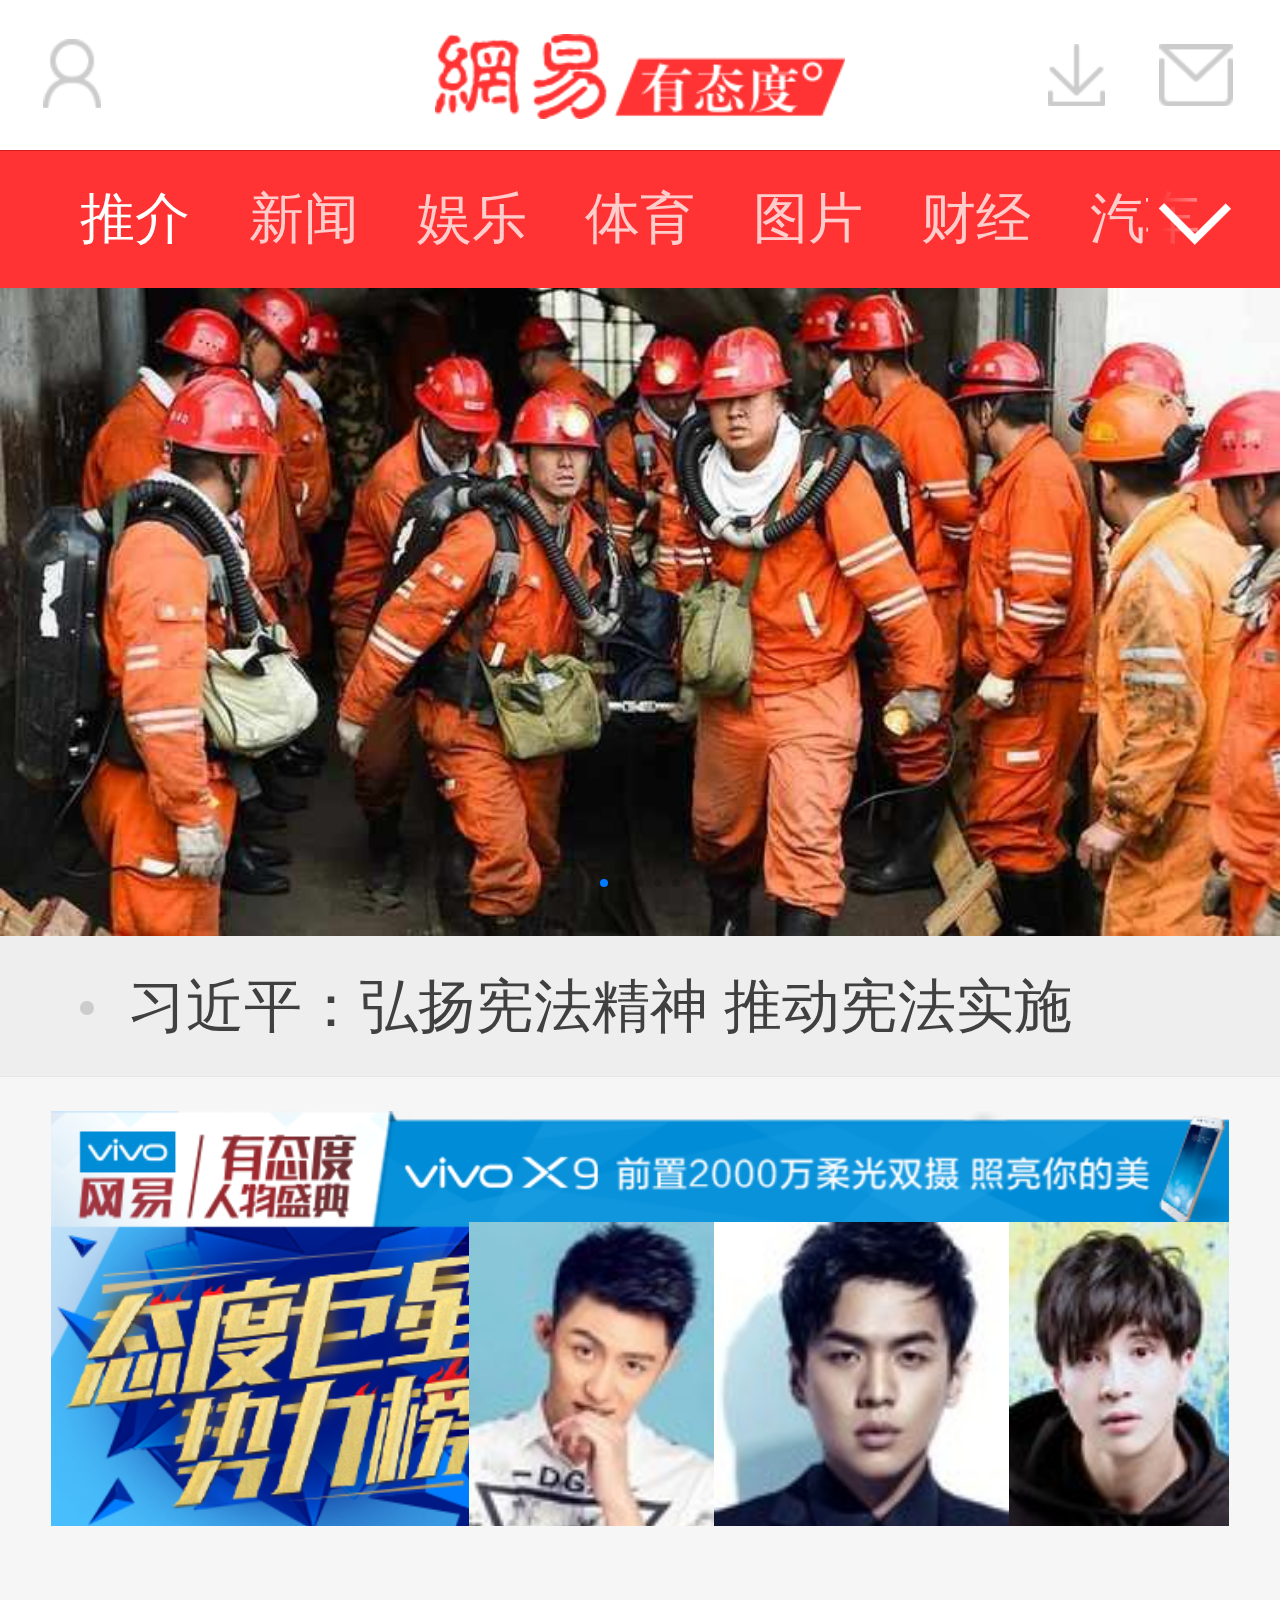
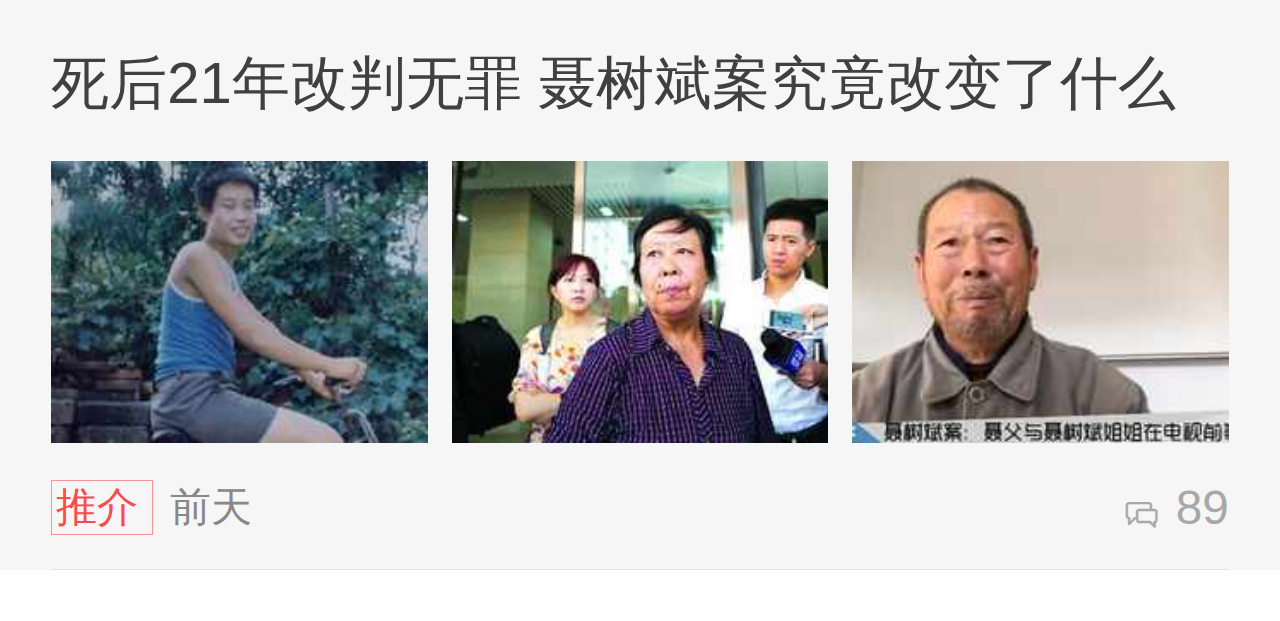
<file: index.html>
<!DOCTYPE html>
<html>
	<head>
		<meta charset="UTF-8">
	    <meta name="viewport" content="width=device-width,initial-scale=1,minimum-scale=1,maximum-scale=1,user-scalable=no" />
		<title>首页</title>
		<link rel="stylesheet" href="css/iconfont.css" />
		<link rel="stylesheet" href="css/bace.css" />
		<link rel="stylesheet" href="css/swiper.min.css" />
		<link rel="stylesheet" href="css/index.css" />
		<script src="js/zepto.js"></script>
		<script src="js/swiper.jquery.min.js"></script>
		<script src="js/bace.js"></script>
		<script src="js/index.js"></script>
	</head>
	<body>
		<!--头部-->
		<header id="indexheader">
			<div class="header-top">
				<div class="user"></div>
				<div class="logo"></div>
				<a href="javascript:;">
					<div class="downLoad"></div>
				</a>
				<a href="javascript:;">
					<div class="email"></div>
				</a>
			</div>
		</header>
		<!--内容-->
		<div class="mian-content">
			<div class="nav-warp">
				<nav class="nav">
					<a href="javascript:;">推介</a>
					<a href="javascript:;">新闻</a>
					<a href="javascript:;">娱乐</a>
					<a href="javascript:;">体育</a>
					<a href="javascript:;">图片</a>
					<a href="javascript:;">财经</a>
					<a href="javascript:;">汽车</a>
				</nav>
				<div class="nav-next iconfont icon-next"></div>
			</div>
			<div class="content-inner">
				<div class="swiper-container">
					<div class="swiper-wrapper">
						<div class="swiper-slide">
							<a href="javascript:;">
								<img src="img/1.jpg" alt="" />
							</a>
						</div>
						<div class="swiper-slide">
							<a href="javascript:;">
								<img src="img/2.jpg" alt="" />
							</a>
						</div>
						<div class="swiper-slide">
							<a href="javascript:;">
								<img src="img/3.jpg" alt="" />
							</a>
						</div>
						<div class="swiper-slide">
							<a href="javascript:;">
								<img src="img/4.jpg" alt="" />
							</a>
						</div>
						<div class="swiper-slide">
							<a href="javascript:;">
								<img src="img/5.jpg" alt="" />
							</a>
						</div>
					</div>
			        <div class="swiper-pagination"></div>
				</div>
				<div class="content-area">
					<section class="text-warp">
						<a href="javascript:;">
							<p class="item-text">习近平：弘扬宪法精神 推动宪法实施</p>
						</a>
					</section>
					<section class="gunggao">
						<div class="guangbg"></div>
						<ul class="ranklist">
							<li>
								<img src="img/gao1.jpg" alt="" />
							</li>
							<li>
								<img src="img/gao2.jpg" alt="" />
							</li>
							<li>
								<img src="img/gao3.jpg" alt="" />
							</li>
						</ul>
					</section>
					<section class="list-item">
						<a href="javascript:;">
							<div class="item-title">
								死后21年改判无罪 聂树斌案究竟改变了什么
							</div>
							<div class="item-pic">
								<div class="item-pic-warp">
									<img src="img/it1.jpg" alt="" />
									<img src="img/it2.jpg" alt="" />
									<img src="img/it3.jpg" alt="" />
								</div>
							</div>
							<div class="item-info">
								<div class="item-info-l">
									<span class="item-info-marke">
										推介
									</span>
									<span class="item-info-time">
										前天
									</span>
								</div>
								<div class="item-info-r">
									<span class="iconfont icon-usermsg"></span>89</div>
							</div>
						</a>
					</section>

				</div>
			</div>
		</div>
		<footer class="footer">
			<ul class="footer-warp">
				<li class="footer-active">
					<div class="iconfont icon-xinwen">
					<p>新闻</p>
				</li>
				<li>
					<div class="iconfont icon-zhibodiba2">
					<p>直播</p>
				</li>
				<li>
					<div class="iconfont icon-icon00105">
					<p>话题</p>
				</li>
				<li>
					<div class="iconfont icon-wode"">
					<p>我</p>
				</li>
			</ul>
		</footer>
	</body>
</html>
</file>
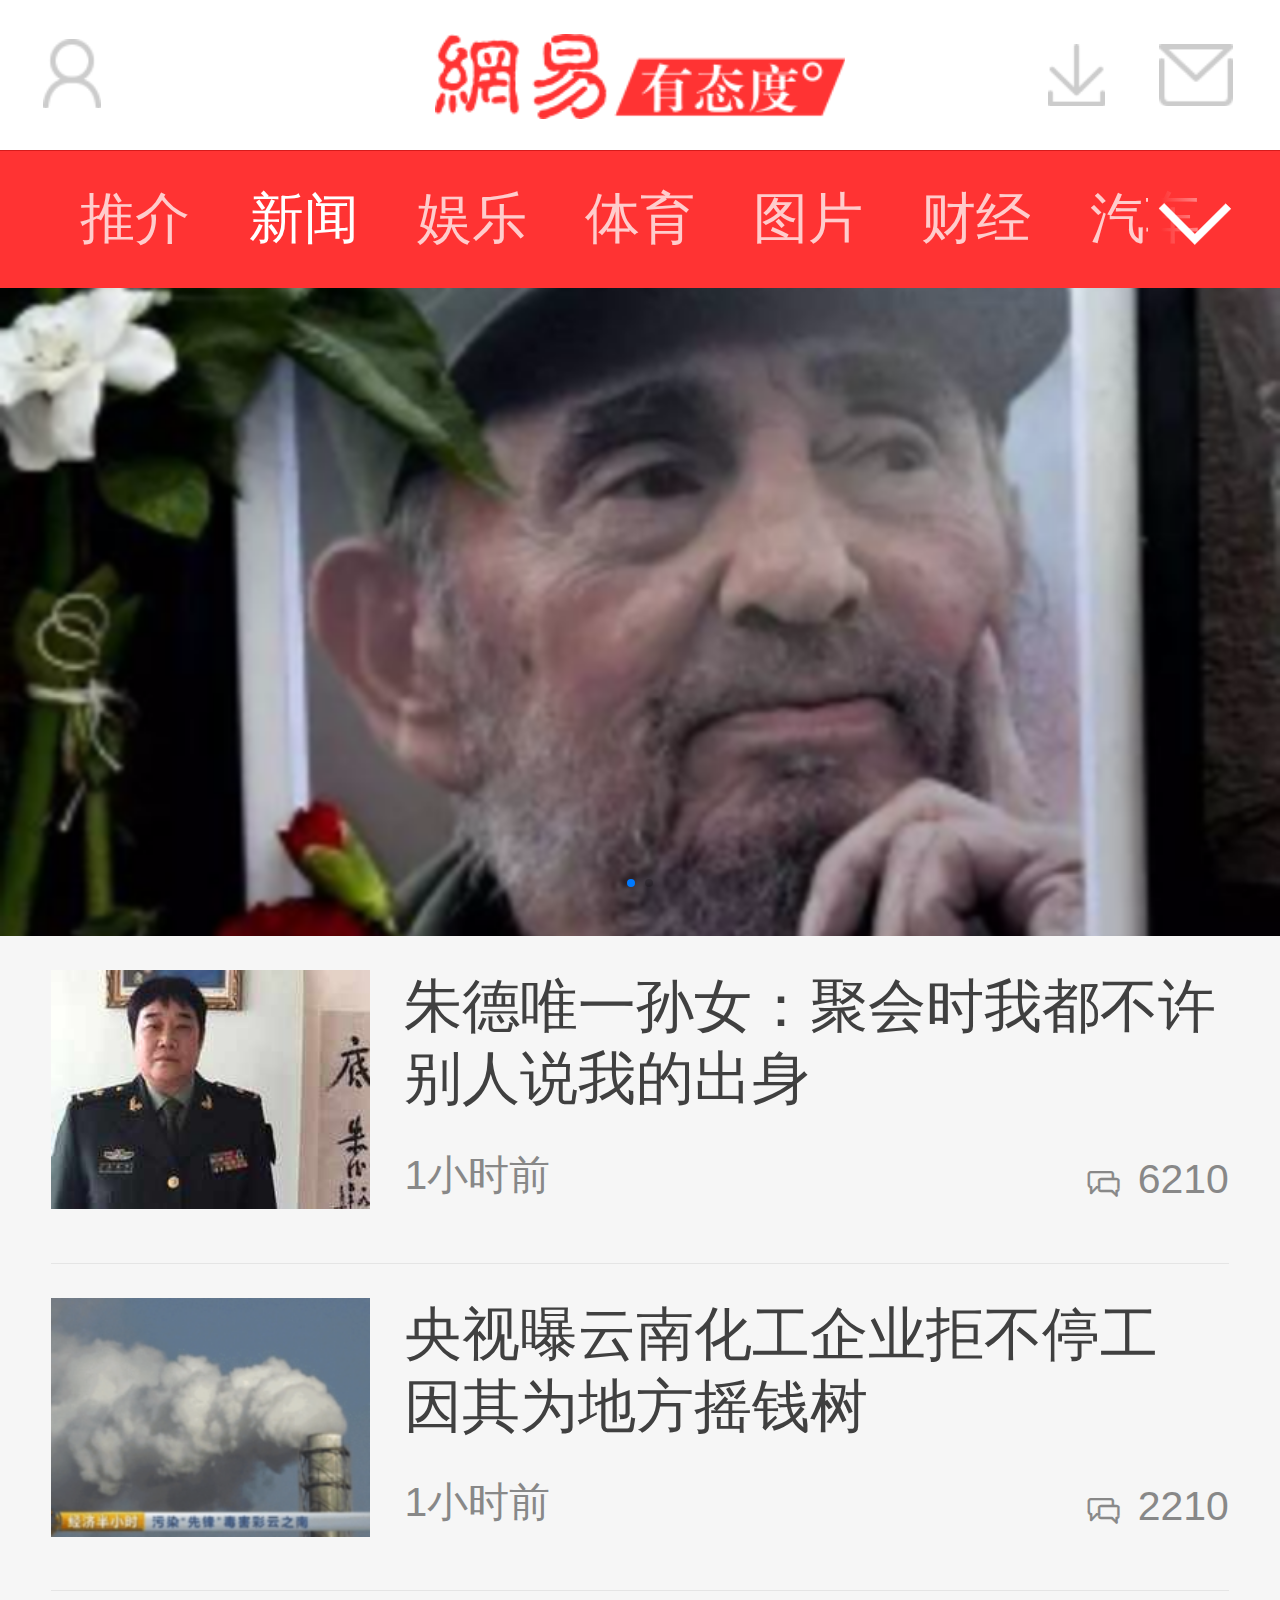
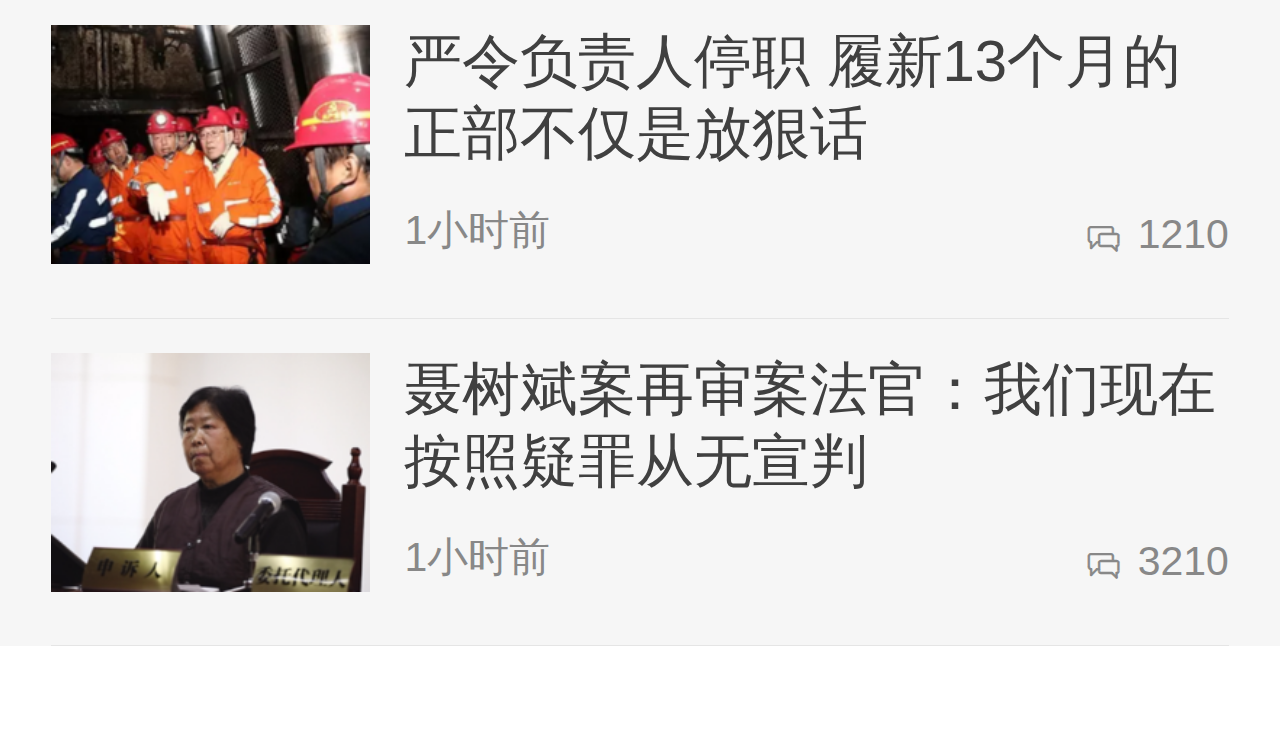
<file: list.html>
<!DOCTYPE html>
<html>
	<head>
		<meta charset="UTF-8">
		<meta name="viewport" content="width=device-width,initial-scale=1,minimum-scale=1,maximum-scale=1,user-scalable=no" />
		<title>新闻列表页</title>
		<link rel="stylesheet" href="css/bace.css" />
		<link rel="stylesheet" href="css/iconfont.css" />
		<link rel="stylesheet" href="css/swiper.min.css" />
		<link rel="stylesheet" href="css/list.css" />
		<script src="js/bace.js"></script>
		<script src="js/zepto.js"></script>
		<script src="js/swiper.jquery.min.js"></script>
		<script src="js/list.js"></script>
	</head>
	<body>
		<!--头部-->
		<header id="indexheader">
			<div class="header-top">
				<div class="user"></div>
				<div class="logo"></div>
				<a href="javascript:;">
					<div class="downLoad"></div>
				</a>
				<a href="javascript:;">
					<div class="email"></div>
				</a>
			</div>
		</header>
		<div class="mian-content">
			<div class="nav-warp">
				<nav class="nav">
					<a href="javascript:;">推介</a>
					<a href="javascript:;">新闻</a>
					<a href="javascript:;">娱乐</a>
					<a href="javascript:;">体育</a>
					<a href="javascript:;">图片</a>
					<a href="javascript:;">财经</a>
					<a href="javascript:;">汽车</a>
				</nav>
				<div class="nav-next iconfont icon-next"></div>
			</div>
			<div class="content-inner">
				<div class="swiper-container">
					<div class="swiper-wrapper">
						<div class="swiper-slide">
							<a href="javascript:;">
								<img src="img/list1.jpg" alt="" />
							</a>
						</div>
						<div class="swiper-slide">
							<a href="javascript:;">
								<img src="img/list2.jpg" alt="" />
							</a>
						</div>
					</div>
			        <div class="swiper-pagination"></div>
				</div>
				<div class="list-content">
					<section class="list-item">
						<a href="javascript:;">
							<div class="list-img">
								<img src="img/list3.jpg" alt="" />
							</div>
							<div class="list-info">
								<div class="list-text">
									<span>朱德唯一孙女：聚会时我都不许别人说我的出身</span>
								</div>
								<div class="list-desc">
									<div class="list-desc-l">
										<span class="list-desc-time">1小时前</span>
									</div>
									<div class="list-desc-r">
										<span class="iconfont icon-usermsg"></span>6210
									</div>
								</div>
							</div>
						</a>
					</section>
					<section class="list-item">
						<a href="javascript:;">
							<div class="list-img">
								<img src="img/list4.jpg" alt="" />
							</div>
							<div class="list-info">
								<div class="list-text">
									<span>央视曝云南化工企业拒不停工 因其为地方摇钱树</span>
								</div>
								<div class="list-desc">
									<div class="list-desc-l">
										<span class="list-desc-time">1小时前</span>
									</div>
									<div class="list-desc-r">
										<span class="iconfont icon-usermsg"></span>2210
									</div>
								</div>
							</div>
						</a>
					</section>
					<section class="list-item">
						<a href="javascript:;">
							<div class="list-img">
								<img src="img/list5.jpg" alt="" />
							</div>
							<div class="list-info">
								<div class="list-text">
									<span>严令负责人停职 履新13个月的正部不仅是放狠话</span>
								</div>
								<div class="list-desc">
									<div class="list-desc-l">
										<span class="list-desc-time">1小时前</span>
									</div>
									<div class="list-desc-r">
										<span class="iconfont icon-usermsg"></span>1210
									</div>
								</div>
							</div>
						</a>
					</section>
					<section class="list-item">
						<a href="javascript:;">
							<div class="list-img">
								<img src="img/list6.jpg" alt="" />
							</div>
							<div class="list-info">
								<div class="list-text">
									<span>聂树斌案再审案法官：我们现在按照疑罪从无宣判</span>
								</div>
								<div class="list-desc">
									<div class="list-desc-l">
										<span class="list-desc-time">1小时前</span>
									</div>
									<div class="list-desc-r">
										<span class="iconfont icon-usermsg"></span>3210
									</div>
								</div>
							</div>
						</a>
					</section>
				</div>
			</div>
		</div>
		<footer class="footer">
			<ul class="footer-warp">
				<li class="footer-active">
					<div class="iconfont icon-xinwen">
					<p>新闻</p>
				</li>
				<li>
					<div class="iconfont icon-zhibodiba2">
					<p>直播</p>
				</li>
				<li>
					<div class="iconfont icon-icon00105">
					<p>话题</p>
				</li>
				<li>
					<div class="iconfont icon-wode"">
					<p>我</p>
				</li>
			</ul>
		</footer>
	</body>
</html>
</file>
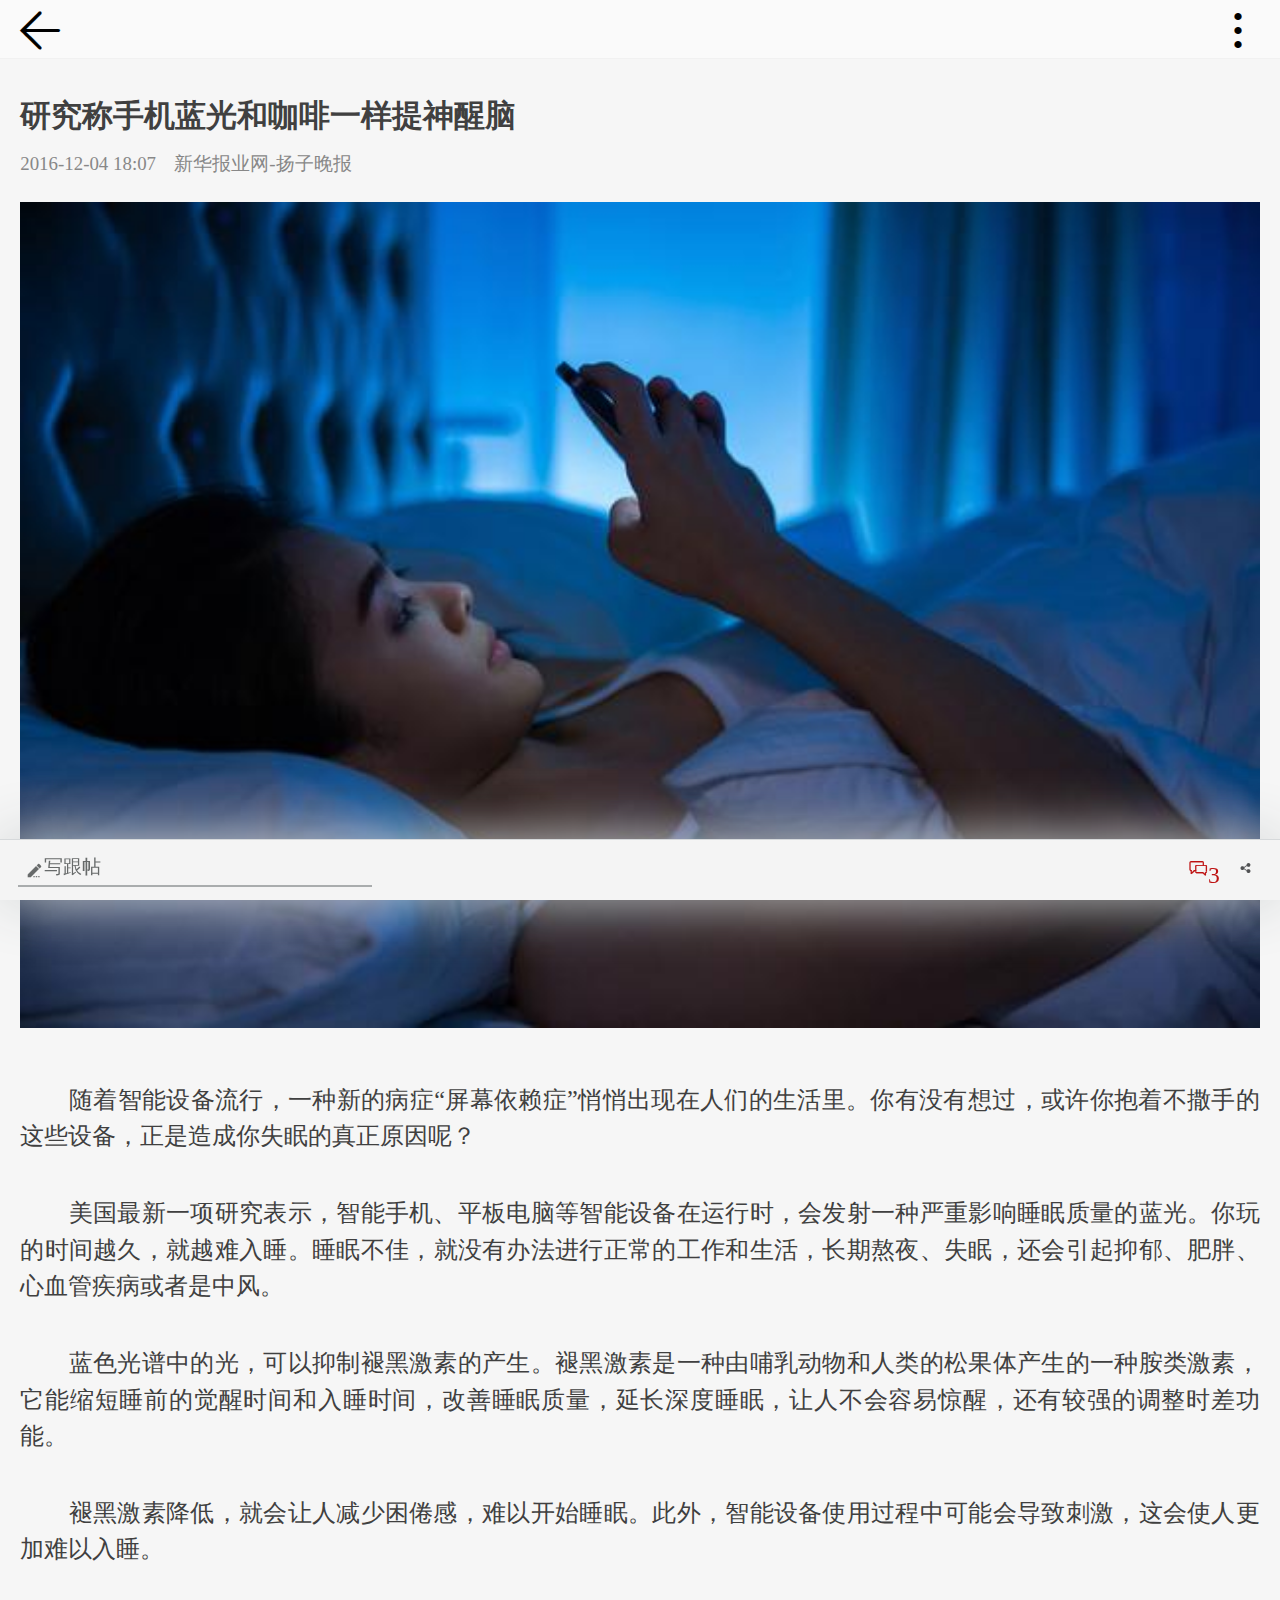
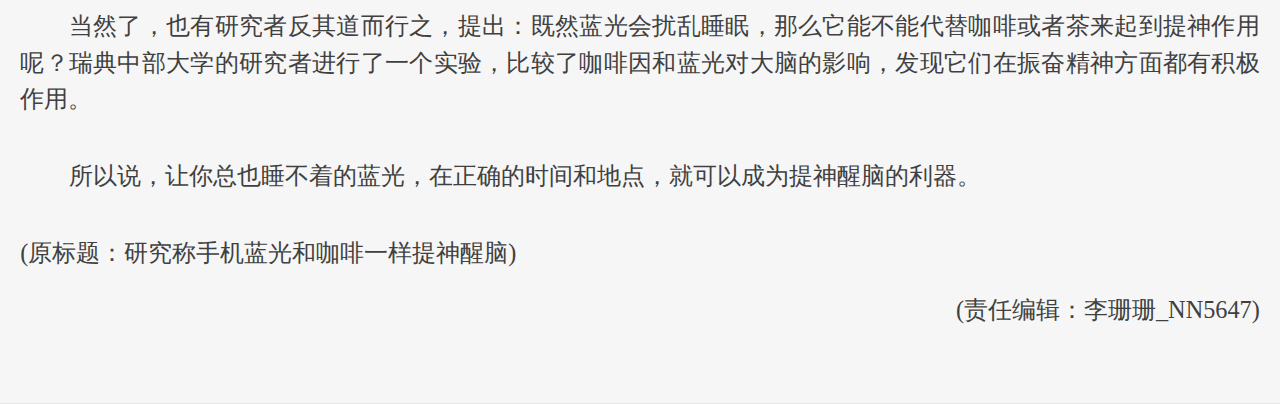
<file: xiangqing/XiangQing.html>
<!doctype html>
<html lang="en">
<head>
    <meta charset="UTF-8">
    <meta name="viewport"
          content="width=device-width, user-scalable=no, initial-scale=1.0, maximum-scale=1.0, minimum-scale=1.0">
    <meta http-equiv="X-UA-Compatible" content="ie=edge">
    <title>Document</title>
    <link rel="stylesheet" href="css/xq.css">
    <link rel="stylesheet" href="font/iconfont.css">
    <script src="js/xq.js"></script>
</head>
<body>
<header id="xqHeader">
    <div class="return iconfont icon-fanhuiicon"></div>
    <div class="more iconfont icon-gengduo"></div>
</header>
<div class="footer">
    <div class="box">
        <div class="write iconfont icon-wuhuifu"></div>
        <div class="writetxt">写跟帖</div>
        <div class="sharef iconfont icon-iconziti17"></div>
        <div class="huifu">
            <div class="xinxi iconfont icon-usermsg"></div>
            3
        </div>
        <div class="fline "></div>
    </div>
</div>
<article>
    <div class="artHeader">
        <h1 class="article_title">研究称手机蓝光和咖啡一样提神醒脑</h1>
        <h2 class="article_info">
            <span class="article_time js-time">2016-12-04 18:07</span>
            <span class="article_source js-source">新华报业网-扬子晚报</span>
        </h2>
    </div>
    <div class="artimg">
        <a href="javascript:;">
            <img src="img/img.jpeg" alt="">
        </a>
    </div>
    <p>随着智能设备流行，一种新的病症“屏幕依赖症”悄悄出现在人们的生活里。你有没有想过，或许你抱着不撒手的这些设备，正是造成你失眠的真正原因呢？</p>
    <p>美国最新一项研究表示，智能手机、平板电脑等智能设备在运行时，会发射一种严重影响睡眠质量的蓝光。你玩的时间越久，就越难入睡。睡眠不佳，就没有办法进行正常的工作和生活，长期熬夜、失眠，还会引起抑郁、肥胖、心血管疾病或者是中风。</p>
    <p>蓝色光谱中的光，可以抑制褪黑激素的产生。褪黑激素是一种由哺乳动物和人类的松果体产生的一种胺类激素，它能缩短睡前的觉醒时间和入睡时间，改善睡眠质量，延长深度睡眠，让人不会容易惊醒，还有较强的调整时差功能。</p>
    <p>褪黑激素降低，就会让人减少困倦感，难以开始睡眠。此外，智能设备使用过程中可能会导致刺激，这会使人更加难以入睡。</p>
    <p>当然了，也有研究者反其道而行之，提出：既然蓝光会扰乱睡眠，那么它能不能代替咖啡或者茶来起到提神作用呢？瑞典中部大学的研究者进行了一个实验，比较了咖啡因和蓝光对大脑的影响，发现它们在振奋精神方面都有积极作用。</p>
    <p>所以说，让你总也睡不着的蓝光，在正确的时间和地点，就可以成为提神醒脑的利器。</p>
    <div class="otitle_editor">
        <p class="article_otitle">
            (原标题：研究称手机蓝光和咖啡一样提神醒脑)
        </p>
        <p class="article_editor">
            (责任编辑：李珊珊_NN5647)
        </p>
        <br>
    </div>
</article>
</body>
</html>
</file>
<file: css/iconfont.css>
@font-face {font-family: "iconfont";
  src: url('../font/iconfont.eot?t=1480854082431'); /* IE9*/
  src: url('../font/iconfont.eot?t=1480854082431#iefix') format('embedded-opentype'), /* IE6-IE8 */
  url('../font/iconfont.woff?t=1480854082431') format('woff'), /* chrome, firefox */
  url('../font/iconfont.ttf?t=1480854082431') format('truetype'), /* chrome, firefox, opera, Safari, Android, iOS 4.2+*/
  url('../font/iconfont.svg?t=1480854082431#iconfont') format('svg'); /* iOS 4.1- */
}

.iconfont {
  font-family:"iconfont" !important;
  font-size:0.16rem;
  font-style:normal;
  -webkit-font-smoothing: antialiased;
  -webkit-text-stroke-width: 0.002rem;
  -moz-osx-font-smoothing: grayscale;
}

.icon-next:before {font-size:0.48rem; content: "\e619"; }

.icon-usermsg:before { content: "\e611"; }
.icon-xinwen:before { content: "\e614"; }


.icon-wode:before { content: "\e6b1"; }

.icon-zhibodiba2:before { content: "\e628"; }

.icon-icon00105:before { content: "\e61b"; }
</file>
<file: css/bace.css>
body,html,ul,li,p{
	margin:0;
	padding:0;
	-webkit-tap-highlight-color: rgba(0, 0, 0, 0);
	font-family:Helvetica;
	list-style:none;
}
a{
	text-decoration:none;
}
</file>
<file: css/index.css>
#indexheader{
	width:100%;
}
.header-top{
	width:100%;
	height:0.88rem;
	position:relative;
}
.header-top .user{
	width:0.4rem;
	height:0.4rem;
	position:absolute;
	margin-top:0.23rem;
	left:0.25rem;
	background:url(../img/icon-personal-v2.png)no-repeat;
	background-size:contain;
}
.header-top .logo{
	width:2.4rem;
	height:0.5rem;
	position:absolute;
	left:50%;
	margin:0.2rem;
	margin-left:-1.2rem;
	background:url(../img/logo_2016_v2.png) no-repeat;
	background-size:cover;
}
.header-top .downLoad,.header-top .email{
	width:0.46rem;
	height:0.36rem;
	position:absolute;
	right:0.9rem;
	margin-top:0.26rem;
	background:url(../img/app_download_v2.png)no-repeat;
	background-size:contain;
}
.header-top .email{
	right:0.25rem;
	background:url(../img/icon-email-v2.png) no-repeat;
	background-size:contain;
}
/*content*/
.mian-content{
	width:100%;
}
.mian-content .nav-warp{
	width:100%;
	position:relative;
	background-color:#f33;
    border-top:1px solid #d51c1c;
}
.nav-warp .nav{
	width:100%;
	height:0.8rem;
	display:-webkit-box;
	display: flex;
	padding:0 0.3rem;
	-webkit-box-pack: justify;
	justify-content: space-around;
	box-sizing:border-box;
	position: relative;
}
.nav a{
	text-align:center;
	line-height:0.8rem;
	font-size:0.32rem;
	color:#fff;
	text-decoration: none;
	opacity:0.75;
}
.nav a:nth-child(1){
	opacity: 1;
}
.nav:after{
	content: "";
	display: block;
	position:absolute;
	right:0.3rem;
	width:0.4rem;
	height:0.8rem;
	border-left:.08rem solid #f33;
	background:linear-gradient(to right,#f33 0,rgba(255,51,51,0) 100%);
}
.nav-next{
	width:0.8rem;
	height:100%;
	position:absolute;
	right:0;
	top:0;
	padding-right:0.2rem;
	text-align: center;
	line-height:0.8rem;
	color:#fff;
	box-sizing:border-box;
}
.content-inner{
	width:100%;
}
.swiper-container{
	width:100%;
	height:3.8rem;
}
.swiper-wrapper .swiper-slide img{
	width:100%;
}
.content-area{
	width:100%;
	background-color:#f6f6f6;
}
.content-area section{
	width:6.9rem;
}
.content-area .text-warp{
	background:#eee;
	border-bottom:1px solid #e5e5e5;
	padding:0.2rem 0;
	width:100%;
}
.text-warp .item-text{
	font-size:0.34rem;
	line-height:0.42rem;
	width:6.6rem;
	margin:0 auto;
	color:#404040;
	position:relative;
	box-sizing:border-box;
	padding-left:0.3rem;
}
.text-warp .item-text:after{
	content:"";
	display:block;
	width:0.08rem;
	height:0.08rem;
	border-radius:0.04rem;
	position:absolute;
	background:#ccc;
	left:0.02rem;
	top:0.18rem;
}
.content-area .gunggao{
	margin:0 0.3rem;
	padding:0.2rem 0;
	position:relative;
	overflow: hidden;
}
.gunggao .guangbg{
	height: 2.43rem;
	background:url(../img/attitude_board_processing_bg.png) no-repeat;
	background-size:cover;
}
.gunggao .ranklist{
	display:-webkit-box;
	display:flex;
	width:4.45rem;
	position:absolute;
	right:0;
	bottom:0.2rem;
	-webkit-box-pack:justify;
	justify-content: center;
	overflow: hidden;
}
.ranklist li{
	height:1.78rem;
	flex:1 0 1.25rem;
}
.ranklist li img{
	width:100%;
}
.ranklist li:nth-child(1){
	-webkit-box-flex: 5;
	flex-grow:5;
}
.ranklist li:nth-child(2){
	-webkit-box-flex: 13;
	flex-grow:13;
}
.list-item{
	font-size:0.24rem;
	padding:0.2rem 0;
	margin:0.3rem;
	border-bottom:1px solid #e5e5e5;
}
.list-item .item-title{
	font-size:0.34rem;
	margin-bottom:0.2rem;
	color:#404040;
}
.item-pic{
	margin:0.22rem 0;
}
.item-pic-warp{
	overflow: hidden;
	height:1.65rem;
	display: -webkit-box;
	display: flex;
	justify-content:space-between;
}
.item-pic-warp img{
	width:32%;
}
.item-info:after{
	content: "";
	display: block;
	clear: both;
}
.item-info .item-info-l{
	float:left;
}
.item-info-marke{
	text-align: center;
	color:rgba(255,51,51,0.9);
	padding:0.02rem;
	margin-right:0.1rem;
	border:1px solid rgba(255,51,51,0.5);
}
.item-info-time{
	font-size:0.24rem;
	color:#888;
}
.item-info .item-info-r{
	float:right;
	color:#a8a8a8;
	font-size:0.28rem;
}
.item-info-r span{
	margin:0.1rem;
}
.footer{
	width:100%;
	height:0.8rem;
	border-top:1px solid #e5e5e5;
	position:fixed;
	bottom:0;
	background:#fff;
}
.footer-warp{
	width:6.9rem;
	height:0.82rem;
	margin:0 0.3rem;
	display:-webkit-box;
	display:flex;
	text-align:center;
}
.footer-warp li{
	width:25%;
	font-size:0.04rem;
}
.footer-warp li div{
	margin-top:0.06rem;
	font-size:0.36rem;
	color:#aaaaaa;
}
.footer-warp li p{
	font-size:0.04rem;
	margin-top:0.06rem;
}
.footer-active{
	border-top:1px solid #a5a7ab;
}
.footer-warp .footer-active div{
	color:#eb413d;
}
.footer-active p{
	color:#eb413d;
}
</file>
<file: css/list.css>
#indexheader{
	width:100%;
}
.header-top{
	width:100%;
	height:0.88rem;
	position:relative;
}
.header-top .user{
	width:0.4rem;
	height:0.4rem;
	position:absolute;
	margin-top:0.23rem;
	left:0.25rem;
	background:url(../img/icon-personal-v2.png)no-repeat;
	background-size:contain;
}
.header-top .logo{
	width:2.4rem;
	height:0.5rem;
	position:absolute;
	left:50%;
	margin:0.2rem;
	margin-left:-1.2rem;
	background:url(../img/logo_2016_v2.png) no-repeat;
	background-size:cover;
}
.header-top .downLoad,.header-top .email{
	width:0.46rem;
	height:0.36rem;
	position:absolute;
	right:0.9rem;
	margin-top:0.26rem;
	background:url(../img/app_download_v2.png)no-repeat;
	background-size:contain;
}
.header-top .email{
	right:0.25rem;
	background:url(../img/icon-email-v2.png) no-repeat;
	background-size:contain;
}
/*content*/
.mian-content{
	width:100%;
	margin-bottom:0.6rem;
}
.mian-content .nav-warp{
	width:100%;
	position:relative;
	background-color:#f33;
    border-top:1px solid #d51c1c;
}
.nav-warp .nav{
	width:100%;
	height:0.8rem;
	display:-webkit-box;
	display: flex;
	padding:0 0.3rem;
	-webkit-box-pack: justify;
	justify-content: space-around;
	box-sizing:border-box;
	position: relative;
}
.nav a{
	text-align:center;
	line-height:0.8rem;
	font-size:0.32rem;
	color:#fff;
	text-decoration: none;
	opacity:0.75;
}
.nav a:nth-child(2){
	opacity: 1;
}
.nav:after{
	content: "";
	display: block;
	position:absolute;
	right:0.3rem;
	width:0.4rem;
	height:0.8rem;
	border-left:.08rem solid #f33;
	background:linear-gradient(to right,#f33 0,rgba(255,51,51,0) 100%);
}
.nav-next{
	width:0.8rem;
	height:100%;
	position:absolute;
	right:0;
	top:0;
	padding-right:0.2rem;
	text-align: center;
	line-height:0.8rem;
	color:#fff;
	box-sizing:border-box;
}
.content-inner{
	width:100%;
}
.swiper-container{
	width:100%;
	height:3.8rem;
}
.swiper-wrapper .swiper-slide img{
	width:100%;
}
/*list-content*/
.list-content{
	width:100%;
	background:#f6f6f6;
}
section{
	background: #f6f6f6;
    width: 6.9rem;
}
.list-item{
	font-size:0.24rem;
	padding:0.2rem 0;
	border-bottom:1px solid #e5e5e5;
	margin:0 0.3rem;
}
.list-item a:after{
	content:"";
	display:block;
	clear:both;
}
.list-img{
	float:left;
	width:30%;
	height:1.4rem;
	position:relative;
	padding-right:0.2rem;
	overflow: hidden;
	box-sizing:border-box;
}
.list-img img{
	width:100%;
}
.list-info{
	width:70%;
	float:left;
	padding-bottom:0.08rem;
}
.list-text{
	font-size:0.34rem;
	color:#404040;
	line-height:0.42rem;
	margin-bottom:0.2rem;
	overflow: hidden;
}
.list-desc{
	width:100%;
	color:#888;
}
.list-desc-l{
	float:left;
}
.list-desc-r{
	float:right;
	line-height:0.37rem;
}
.list-desc-r span{
	margin-right:0.1rem;
}
/*footer*/
.footer{
	width:100%;
	height:0.8rem;
	border-top:1px solid #e5e5e5;
	position:fixed;
	bottom:0;
	background:#fff;
}
.footer-warp{
	width:6.9rem;
	height:0.82rem;
	margin:0 0.3rem;
	display:-webkit-box;
	display:flex;
	text-align:center;
}
.footer-warp li{
	width:25%;
	font-size:0.04rem;
}
.footer-warp li div{
	margin-top:0.06rem;
	font-size:0.36rem;
	color:#aaaaaa;
}
.footer-warp li p{
	font-size:0.04rem;
	margin-top:0.06rem;
}
.footer-active{
	border-top:1px solid #a5a7ab;
}
.footer-warp .footer-active div{
	color:#eb413d;
}
.footer-active p{
	color:#eb413d;
}
</file>
<file: xiangqing/css/xq.css>
*{
    margin:0;padding:0;list-style: none;text-decoration: none;
}
body,html{
    width:100%;height:100%;
}
#xqHeader{
    width:100%;height:.87rem;background: #fafafa;border-bottom: 0.01rem solid #f1f1f1;
    padding: 0 .3rem .4rem;box-sizing: border-box;padding-top: 0.10rem;
}
.return{
    width:0.66rem;height:.66rem;float: left;
}
.more{
    width: 0.62rem;height:0.62rem;float: right;
}


article{
    margin: 0 0 .2rem;  background-color: #f6f6f6;
    padding: 0 .3rem .4rem;  border-bottom: 1px solid #e6e6e6;
}
.artHeader{
    margin:0 auto;padding: .54rem 0 0;
    box-sizing: border-box;
}
.article_title{
    font-size: .46rem;  color: #404040;  padding: 0 0 .2rem;
}
.article_info{
    margin: 0 0 .12rem;  font-size: .28rem;  color: #888;  font-weight: 400;
}
.article_source{
    padding-left: .2rem;
}
.artimg a{
    display: block;width:100%;height:100%;padding:0.25rem 0;
}
img{
    width: 100%;height:100%;
}
article p{
    text-indent: 2em;  text-align: justify;
    line-height: 1.5em;  padding: .3rem 0;
    font-size: .36rem;  color: #404040;  word-break: break-all;
}
.otitle_editor{
    font-size: .36rem;  color: #404040;  word-break: break-all;
}
.article_otitle{
    text-align: justify;margin-top: 0;
    line-height: 1.5em;text-indent: 0;
    padding: .3rem 0 0;
}
.article_editor{
    text-align: right;    text-indent: 2em;
    line-height: 1.5em;  padding: .3rem 0;
}
.footer{
    width:100%;height:0.9rem;background: #f4f4f4;position: fixed;left:0;bottom:0;
    border-top:0.01rem solid #D6D9DB;box-shadow: 0 -0.01rem 0.9rem 0.01rem #CFD3D4;
    box-sizing: border-box;
}
.box{
    position: relative;width: 100%;height: 100%;
}
.fline{
    width: 5.25rem;height:0.02rem;background: #A9ACAD;position: absolute;
    bottom:0.2rem;left: 0.27rem;
}
.write{
    width:0.28rem;height:0.28rem;position: absolute;left: 0.37rem;bottom:0.3rem;
}
.writetxt{
    font-size: 0.28rem;color:#676A6A;position: absolute;left: 0.65rem;bottom: 0.3rem;
}
.sharef{
    width: 0.3rem;height:0.3rem;
    margin-bottom: 0.16rem;
    position: absolute;right: 0.3rem;bottom:0.1rem;
}
.huifu{
    width:0.9rem;height:0.2rem;
    margin-bottom: 0.16rem;color: #BE1212;
    position: absolute;right: 0.45rem;bottom:0.2rem;font-size: 0.35rem;
}
.xinxi{
    float: left;
}
</file>
<file: xiangqing/font/iconfont.css>
@font-face {font-family: "iconfont";
  src: url('iconfont.eot?t=1480861433937'); /* IE9*/
  src: url('iconfont.eot?t=1480861433937#iefix') format('embedded-opentype'), /* IE6-IE8 */
  url('iconfont.woff?t=1480861433937') format('woff'), /* chrome, firefox */
  url('iconfont.ttf?t=1480861433937') format('truetype'), /* chrome, firefox, opera, Safari, Android, iOS 4.2+*/
  url('iconfont.svg?t=1480861433937#iconfont') format('svg'); /* iOS 4.1- */
}

.iconfont {
  font-family:"iconfont" !important;
  font-size:0.16rem;
  font-style:normal;
  -webkit-font-smoothing: antialiased;
  -webkit-text-stroke-width: 0.2px;
  -moz-osx-font-smoothing: grayscale;
}

.icon-iconziti17:before { content: "\e61a"; color: #505153}

.icon-gengduo:before { content: "\e766";font-size: 0.6rem }

.icon-fanhuiicon:before { content: "\e6fb";font-size: 0.6rem }

.icon-usermsg:before { content: "\e611"; font-size: 0.22rem;color: #BE1212}

.icon-wuhuifu:before { content: "\e67e";font-size: 0.28rem;color:#676A6A }
</file>
